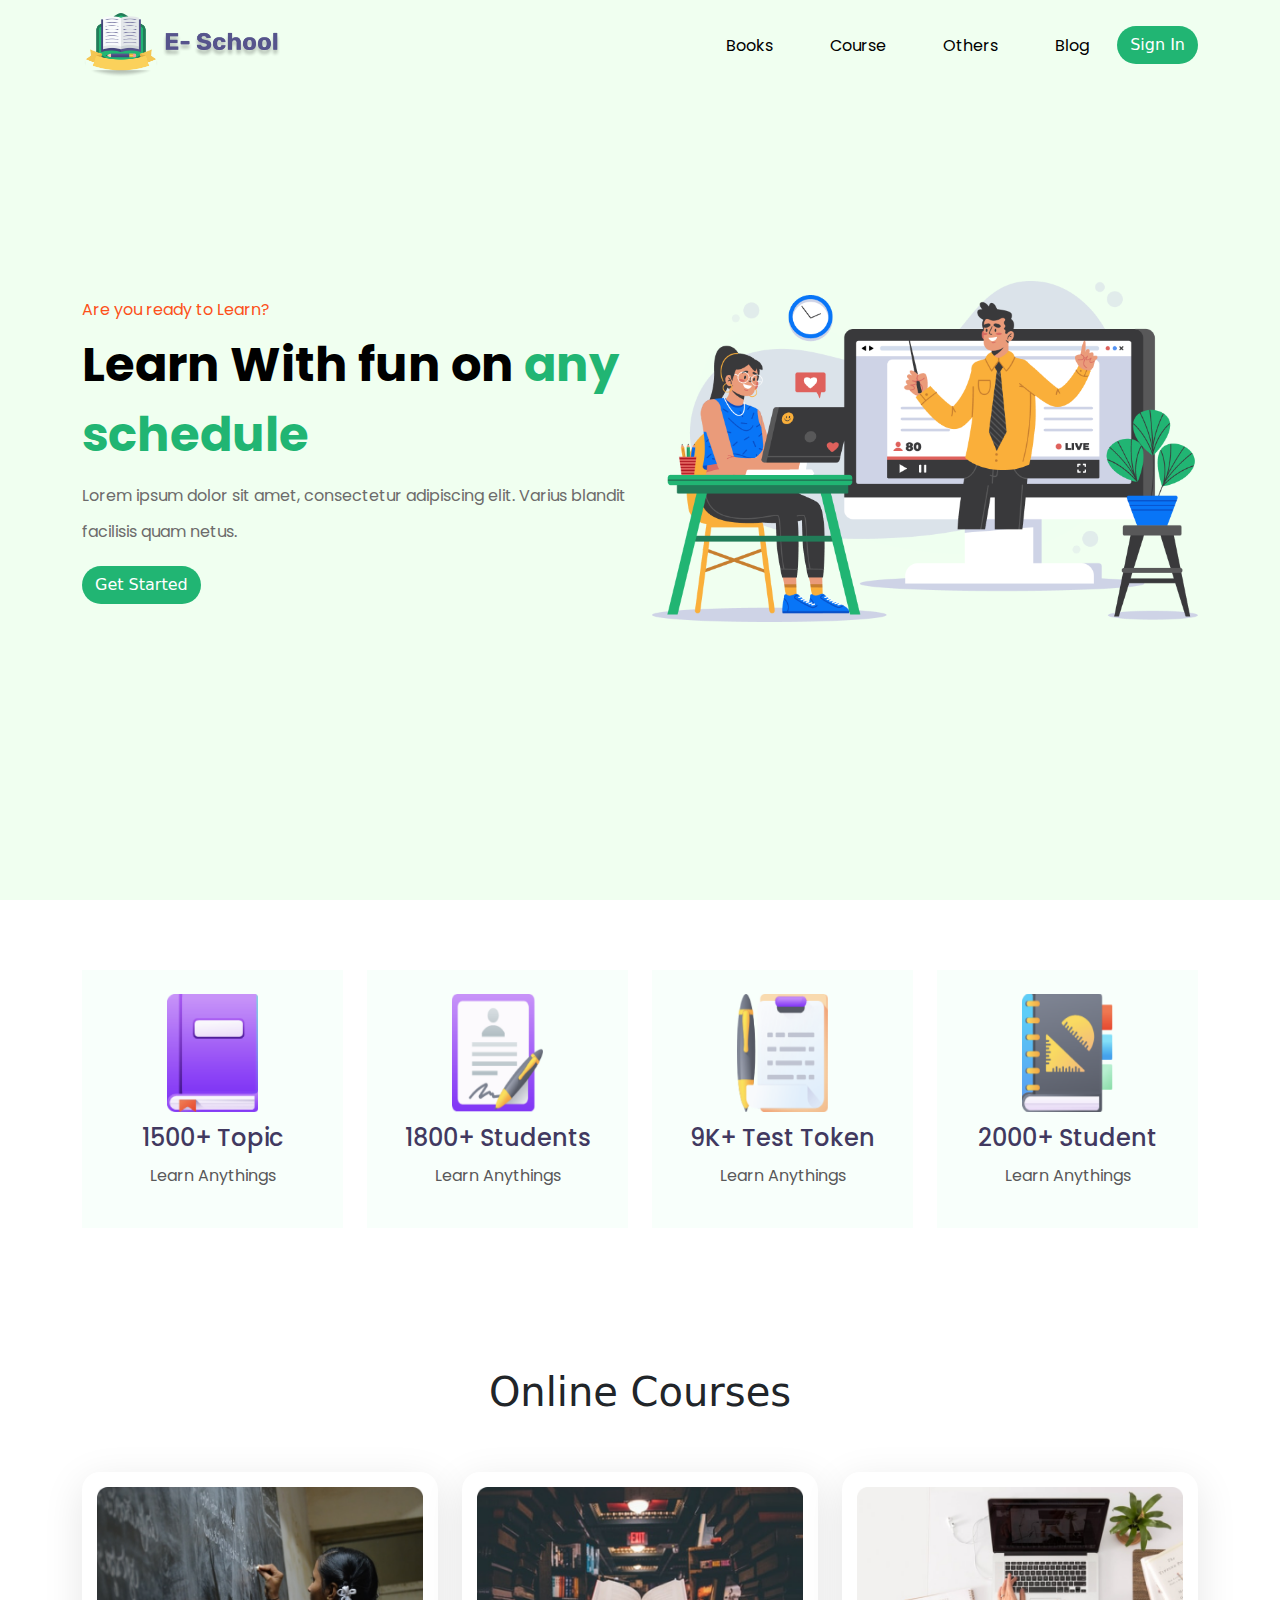
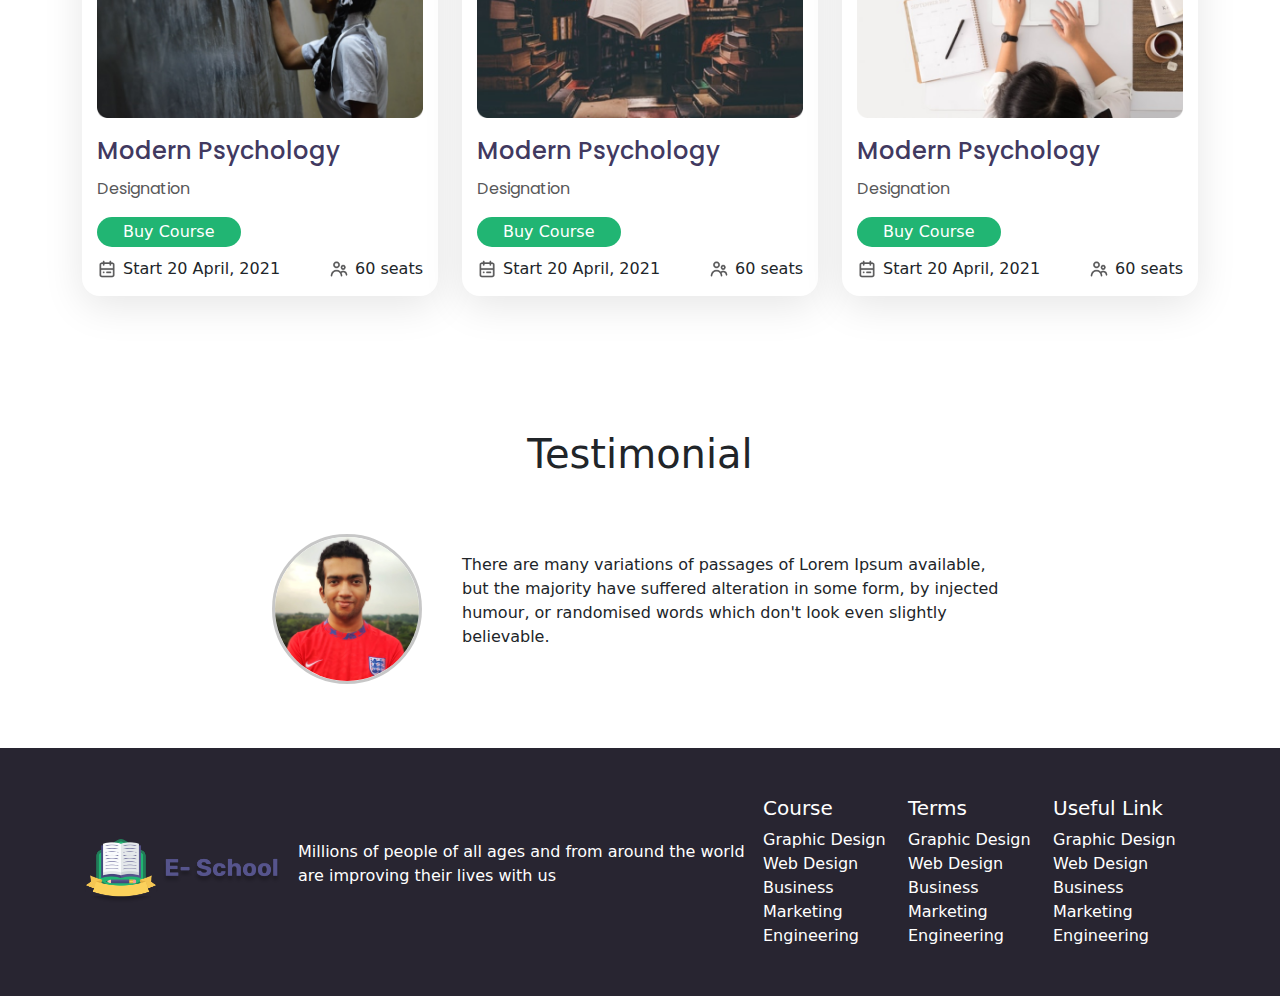
<file: index.html>
<!doctype html>
<html lang="en">
  <head>
    <!-- Required meta tags -->
    <meta charset="utf-8">
    <meta name="viewport" content="width=device-width, initial-scale=1">
    <title>bootstrap</title>

    <!-- Bootstrap CSS -->
    <link href="https://fonts.googleapis.com/css2?family=Poppins&display=swap" rel="stylesheet">
    <link href="https://cdn.jsdelivr.net/npm/bootstrap@5.1.3/dist/css/bootstrap.min.css" rel="stylesheet">
    <link rel="stylesheet" href="css/style.css">
  </head>
  <body>
    
    <header>
        <div class="container">
            <div class="row">
                <nav class="navbar navbar-expand-lg">
                    <div class="container-fluid">
                      <a class="navbar-brand" href="#"><img src="images/logo.png" class="img-fluid logo" alt=""></a>
                      <button class="navbar-toggler" type="button" data-bs-toggle="collapse" data-bs-target="#navbarSupportedContent" aria-controls="navbarSupportedContent" aria-expanded="false" aria-label="Toggle navigation">
                        <span class="navbar-toggler-icon"></span>
                      </button>
                      <div class="collapse navbar-collapse" id="navbarSupportedContent">
                        <ul class="navbar-nav ms-auto mb-2 mb-lg-0">
                          <li class="nav-item">
                            <a class="nav-link active" aria-current="page" href="#">Books</a>
                          </li>
                          <li class="nav-item">
                            <a class="nav-link" href="#">Course</a>
                          </li>
                          <li class="nav-item">
                            <a class="nav-link" href="#">Others</a>
                          </li>
                          <li class="nav-item">
                            <a class="nav-link" href="#">Blog</a>
                          </li>
                          <li class="nav-item">
                            <a class="btn btn-signin" href="#">Sign in</a>
                          </li>
                        </ul>
                        
                      </div>
                    </div>
                  </nav>
            </div>
            <div class="row hg align-items-center">
                <div class="col-md-6">
                    <h5>Are you ready to Learn?</h5>
                    <h1>Learn With fun on <span>any schedule</span></h1>
                    <p>Lorem ipsum dolor sit amet, consectetur adipiscing elit. Varius blandit facilisis quam netus.</p>
                    <a href="" class="btn btn-signin">get started</a>
                </div>
                <div class="col-md-6">
                    <img src="images/header.png" class="img-fluid" alt="">
                </div>
            </div>
        </div>
    </header>


    <section class="feature_section">
      <div class="container">
        <div class="row">
          <div class="col-md-3">
            <div class="items text-center py-4">
              <img src="images/book.png" class="img-fluid mb-2" alt="">
              <h2>1500+ Topic</h2>
              <p>Learn Anythings</p>
            </div>
          </div>
          <div class="col-md-3">
            <div class="items text-center py-4">
              <img src="images/notepad.png" class="img-fluid mb-2" alt="">
              <h2>1800+ Students</h2>
              <p>Learn Anythings</p>
            </div>
          </div>
          <div class="col-md-3">
            <div class="items text-center py-4">
              <img src="images/note.png" class="img-fluid mb-2" alt="">
              <h2>9K+ Test Token</h2>
              <p>Learn Anythings</p>
            </div>
          </div>
          <div class="col-md-3">
            <div class="items text-center py-4">
              <img src="images/color.png" class="img-fluid mb-2" alt="">
              <h2>2000+ Student</h2>
              <p>Learn Anythings</p>
            </div>
          </div>
        </div>
      </div>
    </section>


    <section class="course">
      <div class="container">
        <div class="row pb-5">
          <h1 class="text-center">Online Courses</h1>
        </div>
        <div class="row">
          <div class="col-md-4">
            <div class="course_item">
            <img src="images/psychology 1.png" class="img-fluid" alt=""><br>
            <h2>Modern Psychology</h2>
            <p>Designation</p>
            <a href="" class="btn btn-course">Buy Course</a>
            <ul>
              <li><img src="images/calender.png" class="img-fluid" alt="">Start 20  April, 2021</li>
              <li><img src="images/people.png" class="img-fluid" alt="">60 seats</li>
            </ul>
            </div>
          </div>
          <div class="col-md-4">
            <div class="course_item">
            <img src="images/psychology 2.png" class="img-fluid" alt=""><br>
            <h2>Modern Psychology</h2>
            <p>Designation</p>
            <a href="" class="btn btn-course">Buy Course</a>
            <ul>
              <li><img src="images/calender.png" class="img-fluid" alt="">Start 20  April, 2021</li>
              <li><img src="images/people.png" class="img-fluid" alt="">60 seats</li>
            </ul>
            </div>
          </div>
          <div class="col-md-4">
            <div class="course_item">
            <img src="images/psychology 3.png" class="img-fluid" alt=""><br>
            <h2>Modern Psychology</h2>
            <p>Designation</p>
            <a href="" class="btn btn-course">Buy Course</a>
            <ul>
              <li><img src="images/calender.png" class="img-fluid" alt="">Start 20  April, 2021</li>
              <li><img src="images/people.png" class="img-fluid" alt="">60 seats</li>
            </ul>
            </div>
          </div>
        </div>
      </div>
    </section>

    <section class="testimonial py-5 my-3">
      <div class="container">
        <div class="row pb-5">
          <h1 class="text-center">Testimonial</h1>
        </div>
        <div class="row">
          <div class="col-md-8 m-auto">
            <div class="row align-items-center">
              <div class="col-md-3">
                <div class="client">
                  <img src="images/rahat.jpg" class="img-fluid" alt="">
                </div>
              </div>
              <div class="col-md-9">
                <p>There are many variations of passages of Lorem Ipsum available, but the
                  majority have suffered alteration in some form, by injected humour, 
                 or randomised words which don't look even slightly believable.</p>
              </div>
            </div>
          </div>
        </div>
      </div>
    </section>

    <footer>
      <div class="container">
        <div class="row">
          <nav class="navbar navbar-expand-lg">
            <div class="container-fluid align-items-center">
              <a class="navbar-brand" href="#"><img src="images/logo.png" class="img-fluid logo" alt=""></a>
          <div class="col-md-5">
            <p>Millions of people of all ages and from around
              the world are improving their lives with us</p>
          </div>
          <div class="col">
            <h5>Course</h5>
            <ul>
              <li>
                <a href="">Graphic Design</a>
              </li>
              <li>
                <a href="">Web Design</a>
              </li>
              <li>
                <a href="">Business</a>
              </li>
              <li>
                <a href="">Marketing</a>
              </li>
              <li>
                <a href="">Engineering</a>
              </li>
            </ul>
          </div>
          <div class="col">
            <h5>Terms</h5>
            <ul>
              <li>
                <a href="">Graphic Design</a>
              </li>
              <li>
                <a href="">Web Design</a>
              </li>
              <li>
                <a href="">Business</a>
              </li>
              <li>
                <a href="">Marketing</a>
              </li>
              <li>
                <a href="">Engineering</a>
              </li>
            </ul>
          </div>
          <div class="col">
            <h5>Useful Link</h5>
            <ul>
              <li>
                <a href="">Graphic Design</a>
              </li>
              <li>
                <a href="">Web Design</a>
              </li>
              <li>
                <a href="">Business</a>
              </li>
              <li>
                <a href="">Marketing</a>
              </li>
              <li>
                <a href="">Engineering</a>
              </li>
            </ul>
          </div>
        </div>
      </div>
    </footer>

    
    
    <script src="https://cdn.jsdelivr.net/npm/bootstrap@5.1.3/dist/js/bootstrap.bundle.min.js">
    </script>

    
  </body>
</html>
</file>
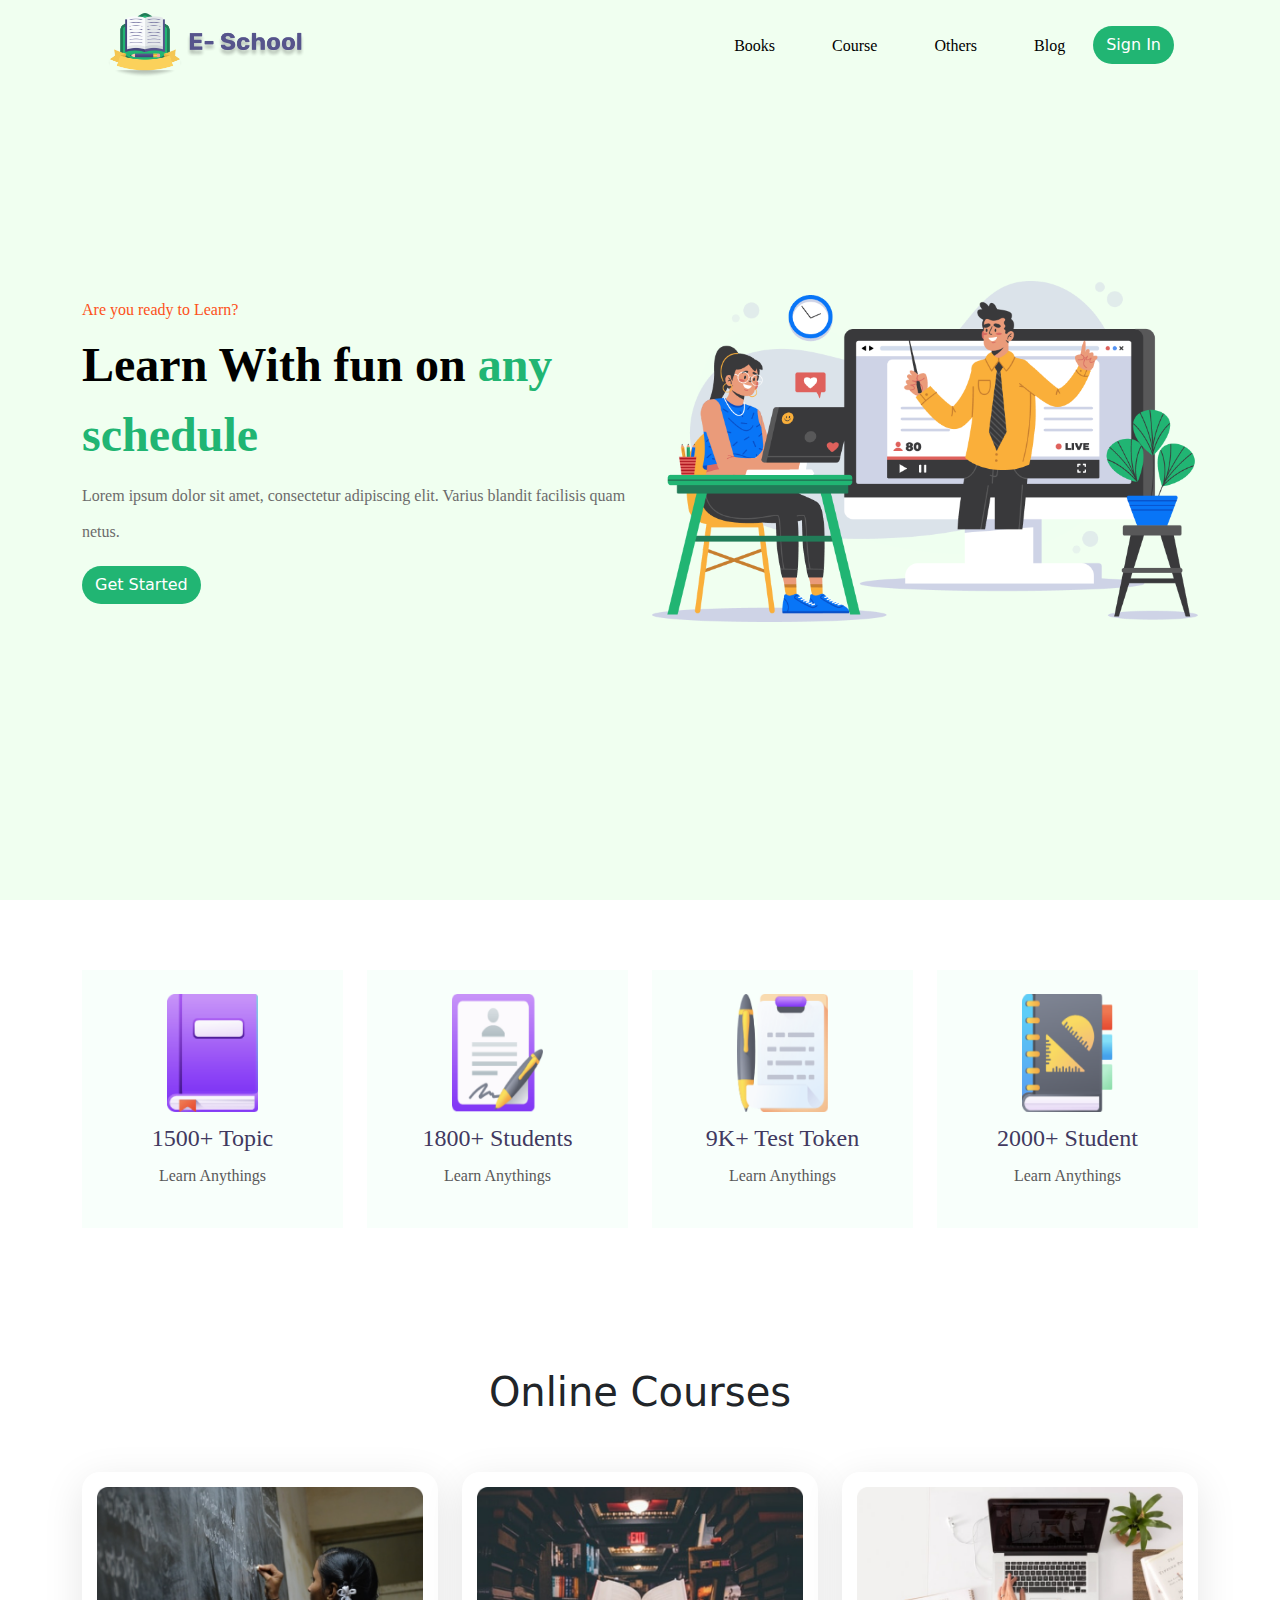
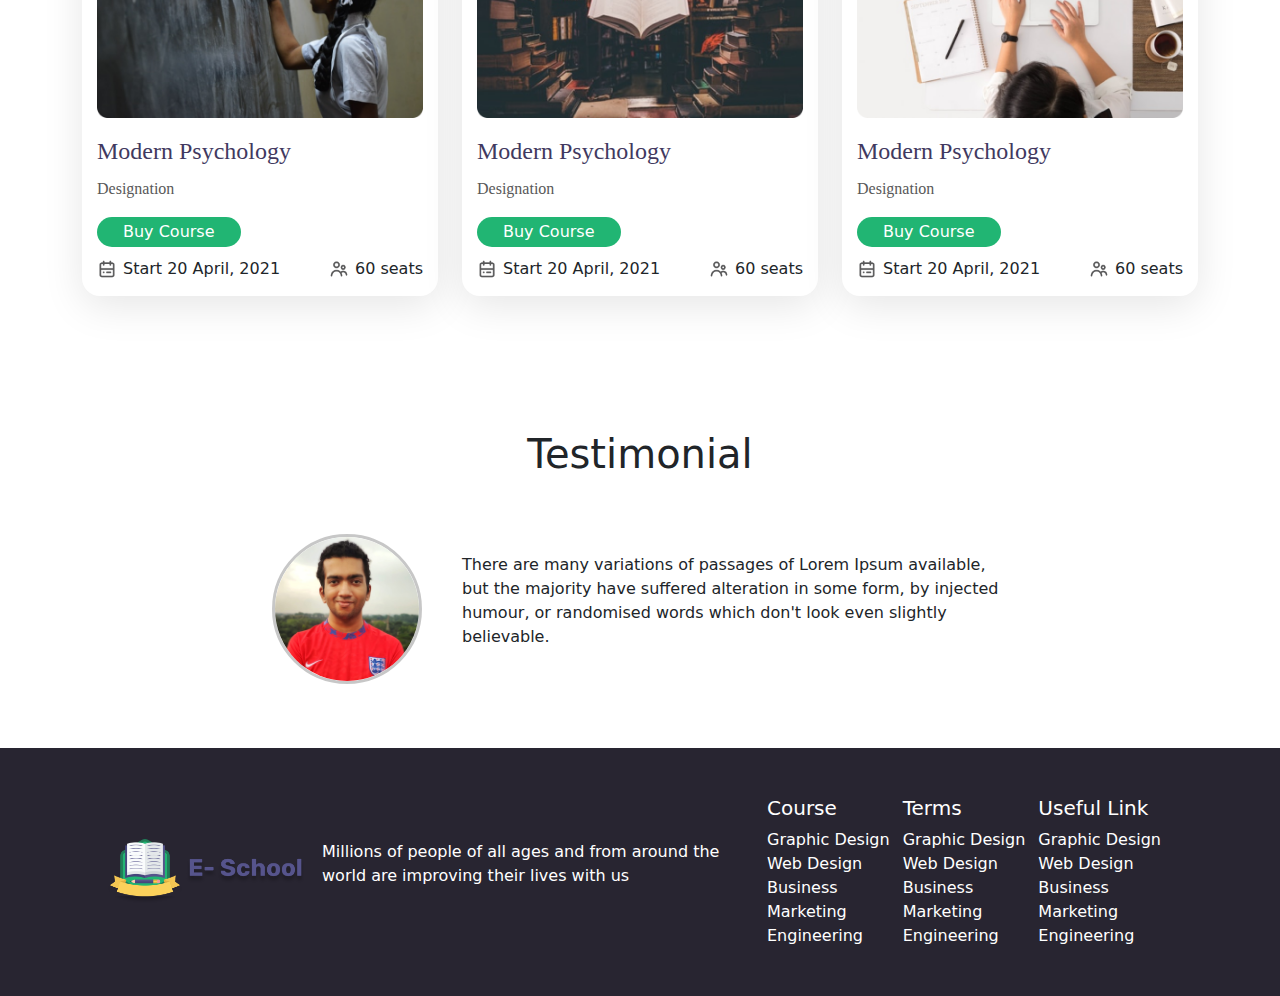
<file: images/bootstrap.html>
<!DOCTYPE html>
<!-- saved from url=(0032)http://127.0.0.1:5500/index.html -->
<html lang="en"><head><meta http-equiv="Content-Type" content="text/html; charset=UTF-8">
    <!-- Required meta tags -->
    
    <meta name="viewport" content="width=device-width, initial-scale=1">
    <title>bootstrap</title>

    <!-- Bootstrap CSS -->
    <link href="./bootstrap_files/css2" rel="stylesheet">
    <link href="./bootstrap_files/bootstrap.min.css" rel="stylesheet">
    <link rel="stylesheet" href="./bootstrap_files/style.css">
  </head>
  <body>
    
    <header>
        <div class="container">
            <div class="row">
                <nav class="navbar navbar-expand-lg">
                    <div class="container-fluid">
                      <a class="navbar-brand" href="http://127.0.0.1:5500/index.html#"><img src="./bootstrap_files/logo.png" class="img-fluid logo" alt=""></a>
                      <button class="navbar-toggler" type="button" data-bs-toggle="collapse" data-bs-target="#navbarSupportedContent" aria-controls="navbarSupportedContent" aria-expanded="false" aria-label="Toggle navigation">
                        <span class="navbar-toggler-icon"></span>
                      </button>
                      <div class="collapse navbar-collapse" id="navbarSupportedContent">
                        <ul class="navbar-nav ms-auto mb-2 mb-lg-0">
                          <li class="nav-item">
                            <a class="nav-link active" aria-current="page" href="http://127.0.0.1:5500/index.html#">Books</a>
                          </li>
                          <li class="nav-item">
                            <a class="nav-link" href="http://127.0.0.1:5500/index.html#">Course</a>
                          </li>
                          <li class="nav-item">
                            <a class="nav-link" href="http://127.0.0.1:5500/index.html#">Others</a>
                          </li>
                          <li class="nav-item">
                            <a class="nav-link" href="http://127.0.0.1:5500/index.html#">Blog</a>
                          </li>
                          <li class="nav-item">
                            <a class="btn btn-signin" href="http://127.0.0.1:5500/index.html#">Sign in</a>
                          </li>
                        </ul>
                        
                      </div>
                    </div>
                  </nav>
            </div>
            <div class="row hg align-items-center">
                <div class="col-md-6">
                    <h5>Are you ready to Learn?</h5>
                    <h1>Learn With fun on <span>any schedule</span></h1>
                    <p>Lorem ipsum dolor sit amet, consectetur adipiscing elit. Varius blandit facilisis quam netus.</p>
                    <a href="http://127.0.0.1:5500/index.html" class="btn btn-signin">get started</a>
                </div>
                <div class="col-md-6">
                    <img src="./bootstrap_files/header.png" class="img-fluid" alt="">
                </div>
            </div>
        </div>
    </header>


    <section class="feature_section">
      <div class="container">
        <div class="row">
          <div class="col-md-3">
            <div class="items text-center py-4">
              <img src="./bootstrap_files/book.png" class="img-fluid mb-2" alt="">
              <h2>1500+ Topic</h2>
              <p>Learn Anythings</p>
            </div>
          </div>
          <div class="col-md-3">
            <div class="items text-center py-4">
              <img src="./bootstrap_files/notepad.png" class="img-fluid mb-2" alt="">
              <h2>1800+ Students</h2>
              <p>Learn Anythings</p>
            </div>
          </div>
          <div class="col-md-3">
            <div class="items text-center py-4">
              <img src="./bootstrap_files/note.png" class="img-fluid mb-2" alt="">
              <h2>9K+ Test Token</h2>
              <p>Learn Anythings</p>
            </div>
          </div>
          <div class="col-md-3">
            <div class="items text-center py-4">
              <img src="./bootstrap_files/color.png" class="img-fluid mb-2" alt="">
              <h2>2000+ Student</h2>
              <p>Learn Anythings</p>
            </div>
          </div>
        </div>
      </div>
    </section>


    <section class="course">
      <div class="container">
        <div class="row pb-5">
          <h1 class="text-center">Online Courses</h1>
        </div>
        <div class="row">
          <div class="col-md-4">
            <div class="course_item">
            <img src="./bootstrap_files/psychology 1.png" class="img-fluid" alt=""><br>
            <h2>Modern Psychology</h2>
            <p>Designation</p>
            <a href="http://127.0.0.1:5500/index.html" class="btn btn-course">Buy Course</a>
            <ul>
              <li><img src="./bootstrap_files/calender.png" class="img-fluid" alt="">Start 20  April, 2021</li>
              <li><img src="./bootstrap_files/people.png" class="img-fluid" alt="">60 seats</li>
            </ul>
            </div>
          </div>
          <div class="col-md-4">
            <div class="course_item">
            <img src="./bootstrap_files/psychology 2.png" class="img-fluid" alt=""><br>
            <h2>Modern Psychology</h2>
            <p>Designation</p>
            <a href="http://127.0.0.1:5500/index.html" class="btn btn-course">Buy Course</a>
            <ul>
              <li><img src="./bootstrap_files/calender.png" class="img-fluid" alt="">Start 20  April, 2021</li>
              <li><img src="./bootstrap_files/people.png" class="img-fluid" alt="">60 seats</li>
            </ul>
            </div>
          </div>
          <div class="col-md-4">
            <div class="course_item">
            <img src="./bootstrap_files/psychology 3.png" class="img-fluid" alt=""><br>
            <h2>Modern Psychology</h2>
            <p>Designation</p>
            <a href="http://127.0.0.1:5500/index.html" class="btn btn-course">Buy Course</a>
            <ul>
              <li><img src="./bootstrap_files/calender.png" class="img-fluid" alt="">Start 20  April, 2021</li>
              <li><img src="./bootstrap_files/people.png" class="img-fluid" alt="">60 seats</li>
            </ul>
            </div>
          </div>
        </div>
      </div>
    </section>

    <section class="testimonial py-5 my-3">
      <div class="container">
        <div class="row pb-5">
          <h1 class="text-center">Testimonial</h1>
        </div>
        <div class="row">
          <div class="col-md-8 m-auto">
            <div class="row align-items-center">
              <div class="col-md-3">
                <div class="client">
                  <img src="./bootstrap_files/rahat.jpg" class="img-fluid" alt="">
                </div>
              </div>
              <div class="col-md-9">
                <p>There are many variations of passages of Lorem Ipsum available, but the
                  majority have suffered alteration in some form, by injected humour, 
                 or randomised words which don't look even slightly believable.</p>
              </div>
            </div>
          </div>
        </div>
      </div>
    </section>

    <footer>
      <div class="container">
        <div class="row">
          <nav class="navbar navbar-expand-lg">
            <div class="container-fluid align-items-center">
              <a class="navbar-brand" href="http://127.0.0.1:5500/index.html#"><img src="./bootstrap_files/logo.png" class="img-fluid logo" alt=""></a>
          <div class="col-md-5">
            <p>Millions of people of all ages and from around
              the world are improving their lives with us</p>
          </div>
          <div class="col">
            <h5>Course</h5>
            <ul>
              <li>
                <a href="http://127.0.0.1:5500/index.html">Graphic Design</a>
              </li>
              <li>
                <a href="http://127.0.0.1:5500/index.html">Web Design</a>
              </li>
              <li>
                <a href="http://127.0.0.1:5500/index.html">Business</a>
              </li>
              <li>
                <a href="http://127.0.0.1:5500/index.html">Marketing</a>
              </li>
              <li>
                <a href="http://127.0.0.1:5500/index.html">Engineering</a>
              </li>
            </ul>
          </div>
          <div class="col">
            <h5>Terms</h5>
            <ul>
              <li>
                <a href="http://127.0.0.1:5500/index.html">Graphic Design</a>
              </li>
              <li>
                <a href="http://127.0.0.1:5500/index.html">Web Design</a>
              </li>
              <li>
                <a href="http://127.0.0.1:5500/index.html">Business</a>
              </li>
              <li>
                <a href="http://127.0.0.1:5500/index.html">Marketing</a>
              </li>
              <li>
                <a href="http://127.0.0.1:5500/index.html">Engineering</a>
              </li>
            </ul>
          </div>
          <div class="col">
            <h5>Useful Link</h5>
            <ul>
              <li>
                <a href="http://127.0.0.1:5500/index.html">Graphic Design</a>
              </li>
              <li>
                <a href="http://127.0.0.1:5500/index.html">Web Design</a>
              </li>
              <li>
                <a href="http://127.0.0.1:5500/index.html">Business</a>
              </li>
              <li>
                <a href="http://127.0.0.1:5500/index.html">Marketing</a>
              </li>
              <li>
                <a href="http://127.0.0.1:5500/index.html">Engineering</a>
              </li>
            </ul>
          </div>
        </div>
      </nav></div>
    </div></footer>

    
    
    <script src="./bootstrap_files/bootstrap.bundle.min.js.download">
    </script>

    
  <!-- Code injected by live-server -->
<script type="text/javascript">
	// <![CDATA[  <-- For SVG support
	if ('WebSocket' in window) {
		(function () {
			function refreshCSS() {
				var sheets = [].slice.call(document.getElementsByTagName("link"));
				var head = document.getElementsByTagName("head")[0];
				for (var i = 0; i < sheets.length; ++i) {
					var elem = sheets[i];
					var parent = elem.parentElement || head;
					parent.removeChild(elem);
					var rel = elem.rel;
					if (elem.href && typeof rel != "string" || rel.length == 0 || rel.toLowerCase() == "stylesheet") {
						var url = elem.href.replace(/(&|\?)_cacheOverride=\d+/, '');
						elem.href = url + (url.indexOf('?') >= 0 ? '&' : '?') + '_cacheOverride=' + (new Date().valueOf());
					}
					parent.appendChild(elem);
				}
			}
			var protocol = window.location.protocol === 'http:' ? 'ws://' : 'wss://';
			var address = protocol + window.location.host + window.location.pathname + '/ws';
			var socket = new WebSocket(address);
			socket.onmessage = function (msg) {
				if (msg.data == 'reload') window.location.reload();
				else if (msg.data == 'refreshcss') refreshCSS();
			};
			if (sessionStorage && !sessionStorage.getItem('IsThisFirstTime_Log_From_LiveServer')) {
				console.log('Live reload enabled.');
				sessionStorage.setItem('IsThisFirstTime_Log_From_LiveServer', true);
			}
		})();
	}
	else {
		console.error('Upgrade your browser. This Browser is NOT supported WebSocket for Live-Reloading.');
	}
	// ]]>
</script>
</body></html>
</file>
<file: css/style.css>
.navbar-brand{
    width: 200px;
}
.nav-link{
    font-family: Poppins;
    font-style: normal;
    font-weight: normal;
    font-size: 16px;
    line-height: 24px;
    color: #000000;
    margin-left: 21px;
    margin-right: 20px;
}
.btn-signin{
background: #21B573;
border-radius: 33px;
color: #fff;
text-transform: capitalize;
}
.btn-signin:hover{
    background-color: #1a6443;
    color: #fff
}
header{
    background: #F0FFF0;
    min-height: 100vh;
}
header h5{
    font-family: Poppins;
    font-style: normal;
    font-weight: normal;
    font-size: 16px;
    line-height: 24px;
    color: #FD511A;
}
header h1{
    font-family: Poppins;
    font-style: normal;
    font-weight: bold;
    font-size: 48px;
    line-height: 70px;
    color: #000000;
}
header h1 span{
    color: #21B573;
}
header p{
    font-family: Poppins;
    font-style: normal;
    font-weight: normal;
    font-size: 16px;
    line-height: 36px;
    color: #6C6B6B;
}
.hg{
    min-height: 80vh;
}
.feature_section{
    padding: 70px 0;
}
.items{
    background: #F8FFFB;
}
.items:hover{
    background-color: #fff;
    box-shadow: 0px 20px 40px rgba(0, 0, 0, 0.1);
border-radius: 10px;
}
.items h2{
    font-family: Poppins;
    font-style: normal;
    font-weight: 500;
    font-size: 24px;
    line-height: 36px;
    color: #413960;
}
.items p{
    font-family: Poppins;
    font-style: normal;
    font-weight: normal;
    font-size: 16px;
    line-height: 24px; 
    color: #585859;
}
.items img{
    width: 35%;
    height: 118px;
}
.course_item{

background: #FFFFFF;

box-shadow: 0px 10px 40px rgba(0, 0, 0, 0.1);

border-radius: 18px;

padding: 15px;
}
.course_item h2{
    font-family: Poppins;
    font-style: normal;
    font-weight: 500;
    font-size: 24px;
    line-height: 36px;
    color: #413960;
    margin-top: 15px;
}
.course_item p{
    font-family: Poppins;
    font-style: normal;
    font-weight: normal;
    font-size: 16px;
    line-height: 24px;
    color: #585859;
}
.course_item ul{

list-style: none;

display: flex;

margin: 0;

padding: 0;

justify-content: space-between;
}
.course_item ul li{
}
.course_item ul li img{

width: 20px;

margin-right: 6px;
}
.btn-course{
    background: #21B573;
    border-radius: 33px;
    color: #fff;
    padding: 0;
    padding: 2px 25px;
    margin-bottom: 10px;
}
.course{
    padding: 70px 0;
}
.client{
    
height: 150px;
    
width: 150px;
    
border-radius: 50%;
    
border: 3px solid #00000038;
    
overflow: hidden;
}
footer{
    padding: 40px 0;
    background-color: #282531;
}
footer p{
    color: #fff;

}
footer h5{
    color: #fff;
    font-size: 20px;
}
footer ul{
    list-style: none;
    margin: 0;
    padding: 0;
}
footer ul li{
    
}
footer ul li a{
    color: #fff;
    text-decoration: none;
}
</file>
<file: images/bootstrap_files/style.css>
.navbar-brand{
    width: 200px;
}
.nav-link{
    font-family: Poppins;
    font-style: normal;
    font-weight: normal;
    font-size: 16px;
    line-height: 24px;
    color: #000000;
    margin-left: 21px;
    margin-right: 20px;
}
.btn-signin{
background: #21B573;
border-radius: 33px;
color: #fff;
text-transform: capitalize;
}
.btn-signin:hover{
    background-color: #1a6443;
    color: #fff
}
header{
    background: #F0FFF0;
    min-height: 100vh;
}
header h5{
    font-family: Poppins;
    font-style: normal;
    font-weight: normal;
    font-size: 16px;
    line-height: 24px;
    color: #FD511A;
}
header h1{
    font-family: Poppins;
    font-style: normal;
    font-weight: bold;
    font-size: 48px;
    line-height: 70px;
    color: #000000;
}
header h1 span{
    color: #21B573;
}
header p{
    font-family: Poppins;
    font-style: normal;
    font-weight: normal;
    font-size: 16px;
    line-height: 36px;
    color: #6C6B6B;
}
.hg{
    min-height: 80vh;
}
.feature_section{
    padding: 70px 0;
}
.items{
    background: #F8FFFB;
}
.items:hover{
    background-color: #fff;
    box-shadow: 0px 20px 40px rgba(0, 0, 0, 0.1);
border-radius: 10px;
}
.items h2{
    font-family: Poppins;
    font-style: normal;
    font-weight: 500;
    font-size: 24px;
    line-height: 36px;
    color: #413960;
}
.items p{
    font-family: Poppins;
    font-style: normal;
    font-weight: normal;
    font-size: 16px;
    line-height: 24px; 
    color: #585859;
}
.items img{
    width: 35%;
    height: 118px;
}
.course_item{

background: #FFFFFF;

box-shadow: 0px 10px 40px rgba(0, 0, 0, 0.1);

border-radius: 18px;

padding: 15px;
}
.course_item h2{
    font-family: Poppins;
    font-style: normal;
    font-weight: 500;
    font-size: 24px;
    line-height: 36px;
    color: #413960;
    margin-top: 15px;
}
.course_item p{
    font-family: Poppins;
    font-style: normal;
    font-weight: normal;
    font-size: 16px;
    line-height: 24px;
    color: #585859;
}
.course_item ul{

list-style: none;

display: flex;

margin: 0;

padding: 0;

justify-content: space-between;
}
.course_item ul li{
}
.course_item ul li img{

width: 20px;

margin-right: 6px;
}
.btn-course{
    background: #21B573;
    border-radius: 33px;
    color: #fff;
    padding: 0;
    padding: 2px 25px;
    margin-bottom: 10px;
}
.course{
    padding: 70px 0;
}
.client{
    
height: 150px;
    
width: 150px;
    
border-radius: 50%;
    
border: 3px solid #00000038;
    
overflow: hidden;
}
footer{
    padding: 40px 0;
    background-color: #282531;
}
footer p{
    color: #fff;

}
footer h5{
    color: #fff;
    font-size: 20px;
}
footer ul{
    list-style: none;
    margin: 0;
    padding: 0;
}
footer ul li{
    
}
footer ul li a{
    color: #fff;
    text-decoration: none;
}
</file>
